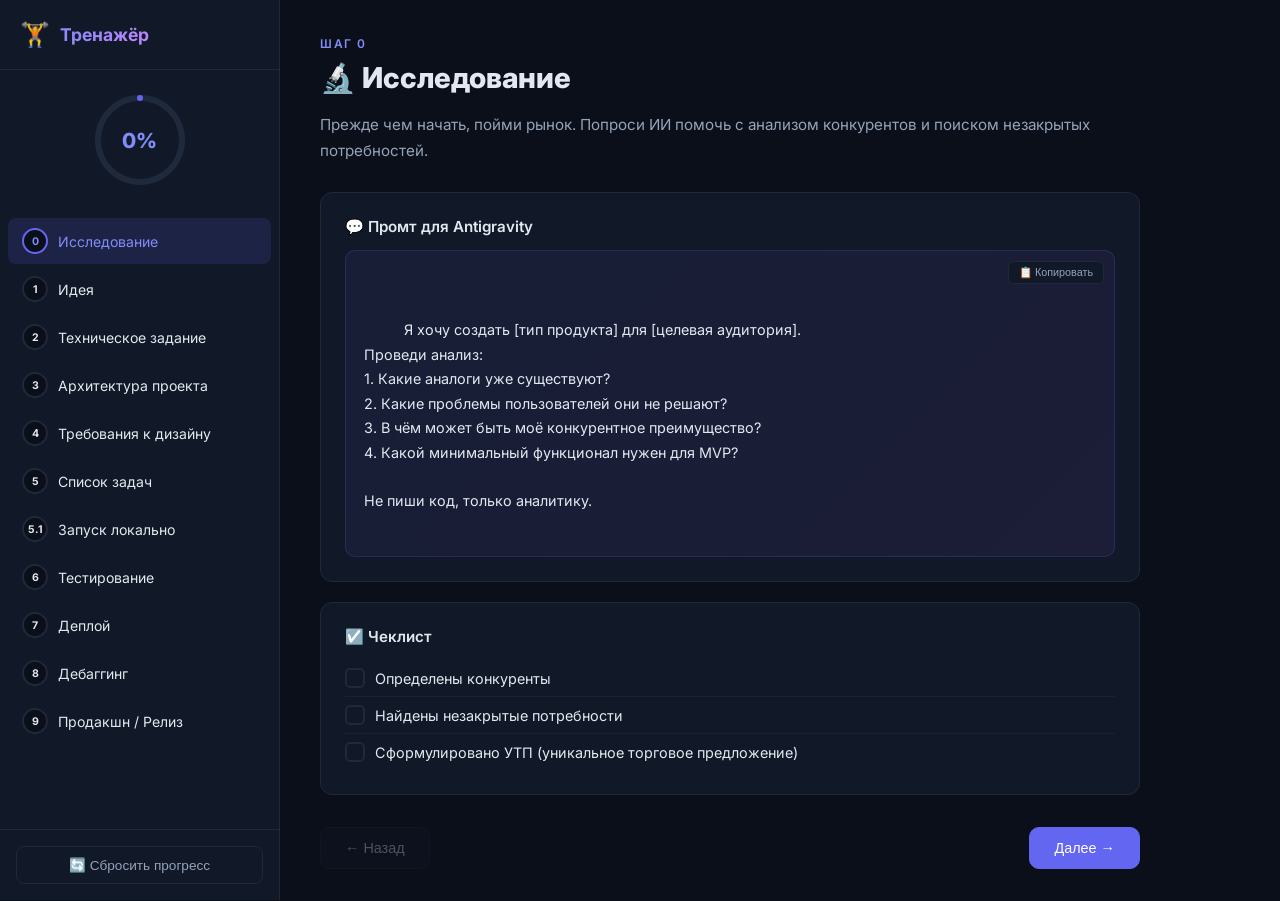
<file: Trenazher/index.html>
<!DOCTYPE html>
<html lang="ru">
<head>
<meta charset="UTF-8">
<meta name="viewport" content="width=device-width, initial-scale=1.0">
<title>🏋️ Тренажёр разработки продуктов</title>
<link rel="preconnect" href="https://fonts.googleapis.com">
<link href="https://fonts.googleapis.com/css2?family=Inter:wght@400;500;600;700;800&display=swap" rel="stylesheet">
<link rel="stylesheet" href="style.css">
</head>
<body>
<div class="app">
  <!-- Sidebar -->
  <aside class="sidebar" id="sidebar">
    <div class="sidebar-header">
      <span class="logo">🏋️</span>
      <h2>Тренажёр</h2>
    </div>
    <div class="progress-ring-container">
      <svg class="progress-ring" width="100" height="100">
        <circle class="progress-ring-bg" cx="50" cy="50" r="42"/>
        <circle class="progress-ring-fill" id="progressRing" cx="50" cy="50" r="42"/>
      </svg>
      <div class="progress-text" id="progressText">0%</div>
    </div>
    <nav class="nav-steps" id="navSteps"></nav>
    <div class="sidebar-footer">
      <button class="btn-reset" onclick="resetProgress()">🔄 Сбросить прогресс</button>
    </div>
  </aside>

  <!-- Main Content -->
  <main class="main" id="main">
    <button class="menu-toggle" id="menuToggle" onclick="toggleSidebar()">☰</button>
    <div class="content" id="content"></div>
  </main>
</div>
<script src="app.js"></script>
</body>
</html>
</file>
<file: Trenazher/style.css>
* {
  margin: 0;
  padding: 0;
  box-sizing: border-box;
}

:root {
  --bg: #0b0f1a;
  --bg-card: #111827;
  --bg-hover: #1e293b;
  --accent: #6366f1;
  --accent-light: #818cf8;
  --accent-glow: rgba(99, 102, 241, 0.15);
  --green: #22c55e;
  --green-glow: rgba(34, 197, 94, 0.15);
  --yellow: #f59e0b;
  --text: #e2e8f0;
  --text-dim: #94a3b8;
  --border: #1e293b;
  --radius: 12px;
  --sidebar-w: 280px;
}

body {
  font-family: 'Inter', -apple-system, sans-serif;
  background: var(--bg);
  color: var(--text);
  min-height: 100vh;
  overflow-x: hidden;
}

.app {
  display: flex;
  min-height: 100vh;
}

/* ===== SIDEBAR ===== */
.sidebar {
  width: var(--sidebar-w);
  background: var(--bg-card);
  border-right: 1px solid var(--border);
  display: flex;
  flex-direction: column;
  position: fixed;
  top: 0;
  left: 0;
  bottom: 0;
  z-index: 100;
  transition: transform 0.3s ease;
}

.sidebar-header {
  display: flex;
  align-items: center;
  gap: 10px;
  padding: 20px;
  border-bottom: 1px solid var(--border);
}

.sidebar-header .logo {
  font-size: 1.5em;
}

.sidebar-header h2 {
  font-size: 1.1em;
  font-weight: 700;
  background: linear-gradient(135deg, var(--accent-light), #c084fc);
  background-clip: text;
  -webkit-background-clip: text;
  -webkit-text-fill-color: transparent;
}

.progress-ring-container {
  position: relative;
  display: flex;
  justify-content: center;
  padding: 20px 0;
}

.progress-ring {
  transform: rotate(-90deg);
}

.progress-ring-bg {
  fill: none;
  stroke: var(--border);
  stroke-width: 6;
}

.progress-ring-fill {
  fill: none;
  stroke: url(#gradient);
  stroke: var(--accent);
  stroke-width: 6;
  stroke-linecap: round;
  stroke-dasharray: 263.9;
  stroke-dashoffset: 263.9;
  transition: stroke-dashoffset 0.6s ease;
}

.progress-text {
  position: absolute;
  top: 50%;
  left: 50%;
  transform: translate(-50%, -50%);
  font-size: 1.3em;
  font-weight: 800;
  color: var(--accent-light);
}

.nav-steps {
  flex: 1;
  overflow-y: auto;
  padding: 8px;
}

.nav-steps::-webkit-scrollbar {
  width: 4px;
}

.nav-steps::-webkit-scrollbar-thumb {
  background: var(--border);
  border-radius: 4px;
}

.nav-item {
  display: flex;
  align-items: center;
  gap: 10px;
  padding: 10px 14px;
  border-radius: 8px;
  cursor: pointer;
  transition: all 0.2s;
  margin-bottom: 2px;
  font-size: 0.88em;
}

.nav-item:hover {
  background: var(--bg-hover);
}

.nav-item.active {
  background: var(--accent-glow);
  color: var(--accent-light);
}

.nav-item.completed {
  color: var(--green);
}

.nav-item .step-num {
  width: 26px;
  height: 26px;
  border-radius: 50%;
  display: flex;
  align-items: center;
  justify-content: center;
  font-size: 0.75em;
  font-weight: 700;
  background: var(--bg);
  border: 2px solid var(--border);
  flex-shrink: 0;
}

.nav-item.active .step-num {
  border-color: var(--accent);
  color: var(--accent-light);
}

.nav-item.completed .step-num {
  border-color: var(--green);
  background: var(--green-glow);
}

.sidebar-footer {
  padding: 16px;
  border-top: 1px solid var(--border);
}

.btn-reset {
  width: 100%;
  padding: 10px;
  background: transparent;
  border: 1px solid var(--border);
  color: var(--text-dim);
  border-radius: 8px;
  cursor: pointer;
  font-size: 0.85em;
  transition: all 0.2s;
}

.btn-reset:hover {
  border-color: #ef4444;
  color: #ef4444;
}

/* ===== MAIN ===== */
.main {
  flex: 1;
  margin-left: var(--sidebar-w);
  padding: 32px 40px;
  max-width: 900px;
}

.menu-toggle {
  display: none;
  position: fixed;
  top: 16px;
  left: 16px;
  z-index: 200;
  background: var(--bg-card);
  border: 1px solid var(--border);
  color: var(--text);
  width: 40px;
  height: 40px;
  border-radius: 8px;
  font-size: 1.2em;
  cursor: pointer;
}

/* ===== STEP CARD ===== */
.step-card {
  animation: fadeIn 0.4s ease;
}

@keyframes fadeIn {
  from {
    opacity: 0;
    transform: translateY(16px);
  }

  to {
    opacity: 1;
    transform: translateY(0);
  }
}

.step-badge {
  display: inline-block;
  font-size: 0.75em;
  font-weight: 600;
  text-transform: uppercase;
  letter-spacing: 1.5px;
  color: var(--accent-light);
  margin-bottom: 8px;
}

.step-card h1 {
  font-size: 1.8em;
  font-weight: 800;
  margin-bottom: 16px;
  line-height: 1.3;
}

.step-card .description {
  color: var(--text-dim);
  line-height: 1.7;
  margin-bottom: 28px;
  font-size: 0.95em;
}

/* Sections */
.section {
  background: var(--bg-card);
  border: 1px solid var(--border);
  border-radius: var(--radius);
  padding: 24px;
  margin-bottom: 20px;
}

.section h3 {
  font-size: 0.95em;
  font-weight: 600;
  margin-bottom: 14px;
  display: flex;
  align-items: center;
  gap: 8px;
}

/* Template */
.template {
  background: var(--bg);
  border: 1px solid var(--border);
  border-radius: 8px;
  padding: 16px;
  font-family: 'Courier New', monospace;
  font-size: 0.85em;
  line-height: 1.7;
  color: var(--text-dim);
  white-space: pre-wrap;
  position: relative;
}

/* Prompt */
.prompt-box {
  background: linear-gradient(135deg, rgba(99, 102, 241, 0.08), rgba(168, 85, 247, 0.08));
  border: 1px solid rgba(99, 102, 241, 0.2);
  border-radius: 10px;
  padding: 18px;
  font-size: 0.9em;
  line-height: 1.7;
  color: var(--text);
  position: relative;
  white-space: pre-wrap;
}

.btn-copy {
  position: absolute;
  top: 10px;
  right: 10px;
  background: var(--bg-card);
  border: 1px solid var(--border);
  color: var(--text-dim);
  padding: 4px 10px;
  border-radius: 6px;
  font-size: 0.75em;
  cursor: pointer;
  transition: all 0.2s;
}

.btn-copy:hover {
  border-color: var(--accent);
  color: var(--accent-light);
}

.btn-copy.copied {
  border-color: var(--green);
  color: var(--green);
}

/* Checklist */
.checklist {
  list-style: none;
}

.checklist li {
  display: flex;
  align-items: center;
  gap: 10px;
  padding: 8px 0;
  border-bottom: 1px solid rgba(255, 255, 255, 0.04);
  font-size: 0.9em;
  cursor: pointer;
  transition: color 0.2s;
}

.checklist li:last-child {
  border-bottom: none;
}

.checklist li.checked {
  color: var(--green);
  text-decoration: line-through;
  opacity: 0.7;
}

.check-box {
  width: 20px;
  height: 20px;
  border-radius: 5px;
  border: 2px solid var(--border);
  display: flex;
  align-items: center;
  justify-content: center;
  flex-shrink: 0;
  transition: all 0.2s;
  font-size: 0.7em;
}

.checklist li.checked .check-box {
  border-color: var(--green);
  background: var(--green-glow);
}

/* Warning */
.warning {
  background: rgba(245, 158, 11, 0.08);
  border: 1px solid rgba(245, 158, 11, 0.2);
  border-radius: 8px;
  padding: 14px 18px;
  font-size: 0.88em;
  color: var(--yellow);
  margin-bottom: 20px;
}

/* Nav buttons */
.step-nav {
  display: flex;
  justify-content: space-between;
  margin-top: 32px;
  gap: 12px;
}

.btn-nav {
  padding: 12px 24px;
  border-radius: 10px;
  border: 1px solid var(--border);
  background: var(--bg-card);
  color: var(--text);
  font-size: 0.9em;
  font-weight: 500;
  cursor: pointer;
  transition: all 0.2s;
}

.btn-nav:hover {
  border-color: var(--accent);
  background: var(--accent-glow);
}

.btn-nav.primary {
  background: var(--accent);
  border-color: var(--accent);
  color: white;
}

.btn-nav.primary:hover {
  background: var(--accent-light);
}

.btn-nav:disabled {
  opacity: 0.3;
  cursor: not-allowed;
}

/* Tip */
.tip {
  background: rgba(34, 197, 94, 0.06);
  border: 1px solid rgba(34, 197, 94, 0.15);
  border-radius: 8px;
  padding: 14px 18px;
  font-size: 0.88em;
  color: #86efac;
  margin-top: 20px;
}

/* ===== RESPONSIVE ===== */
@media (max-width: 768px) {
  .sidebar {
    transform: translateX(-100%);
  }

  .sidebar.open {
    transform: translateX(0);
  }

  .main {
    margin-left: 0;
    padding: 24px 16px;
    padding-top: 60px;
  }

  .menu-toggle {
    display: block;
  }
}
</file>
